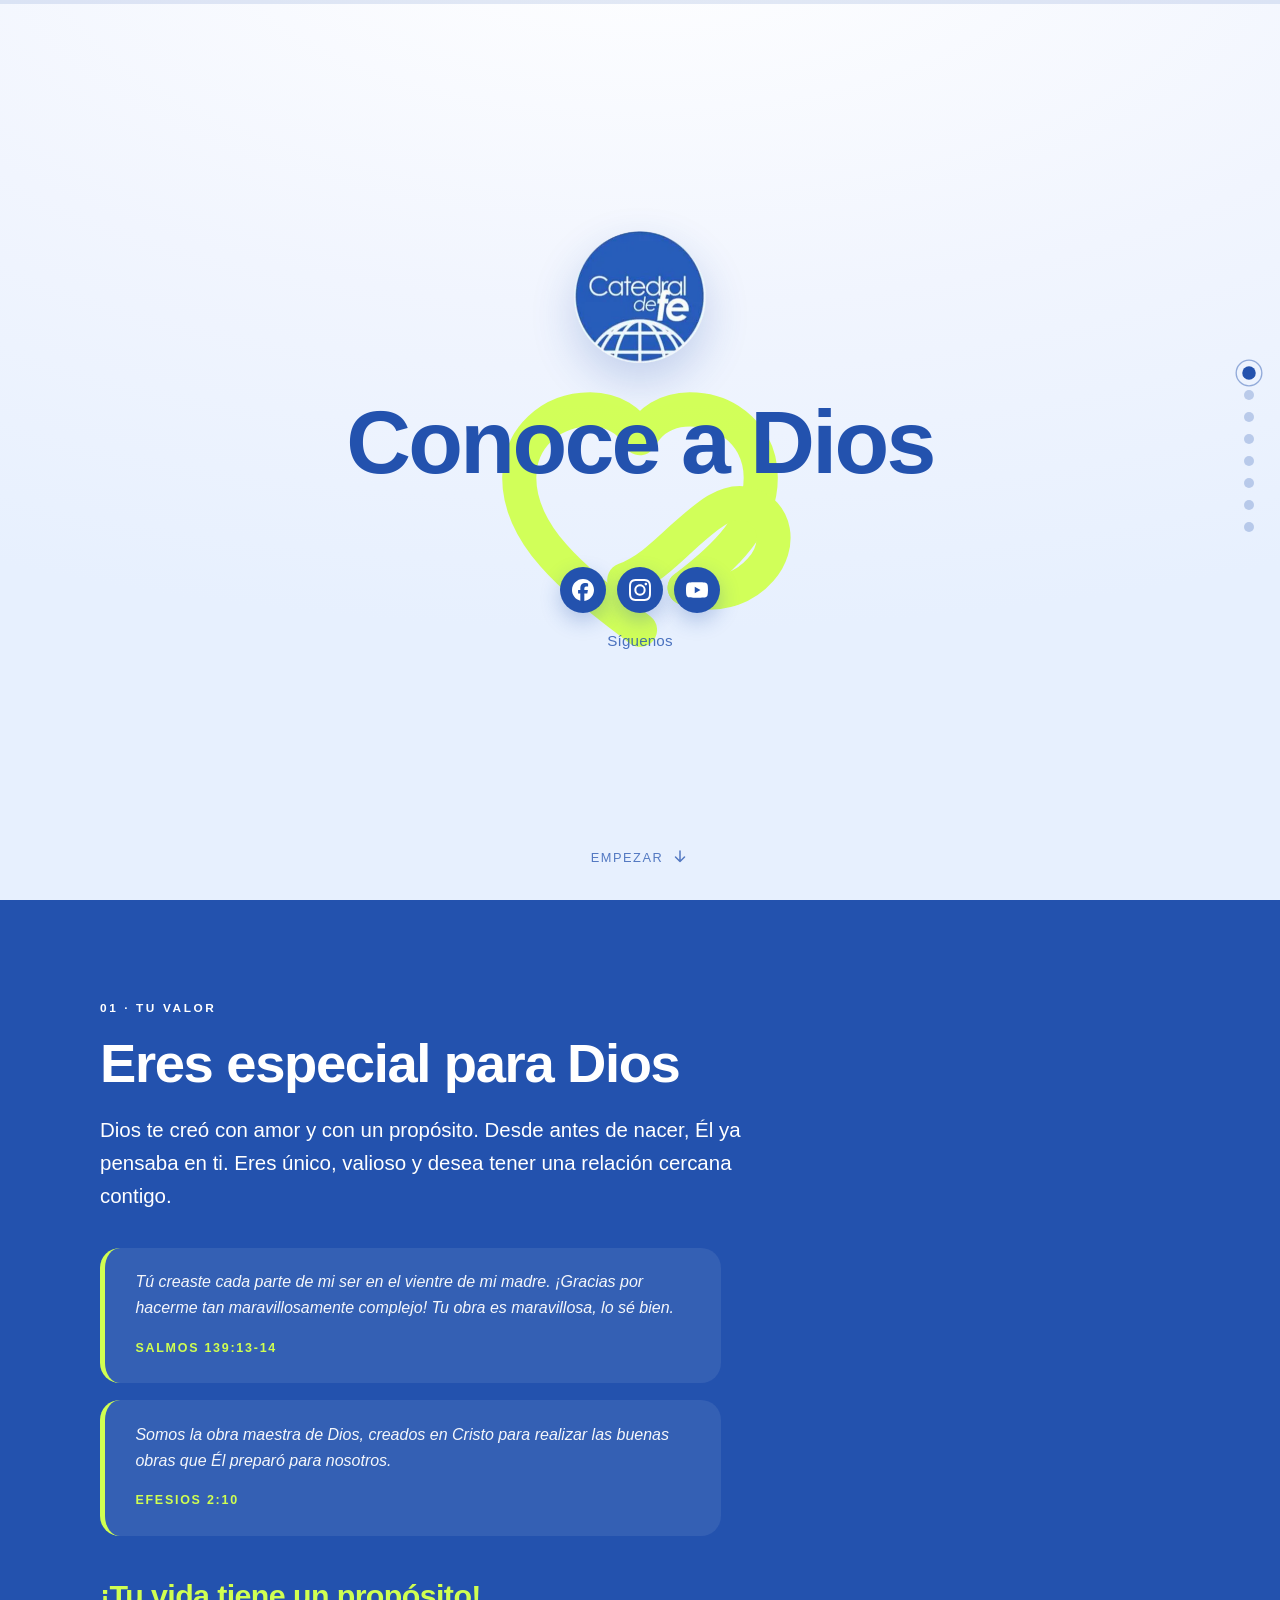
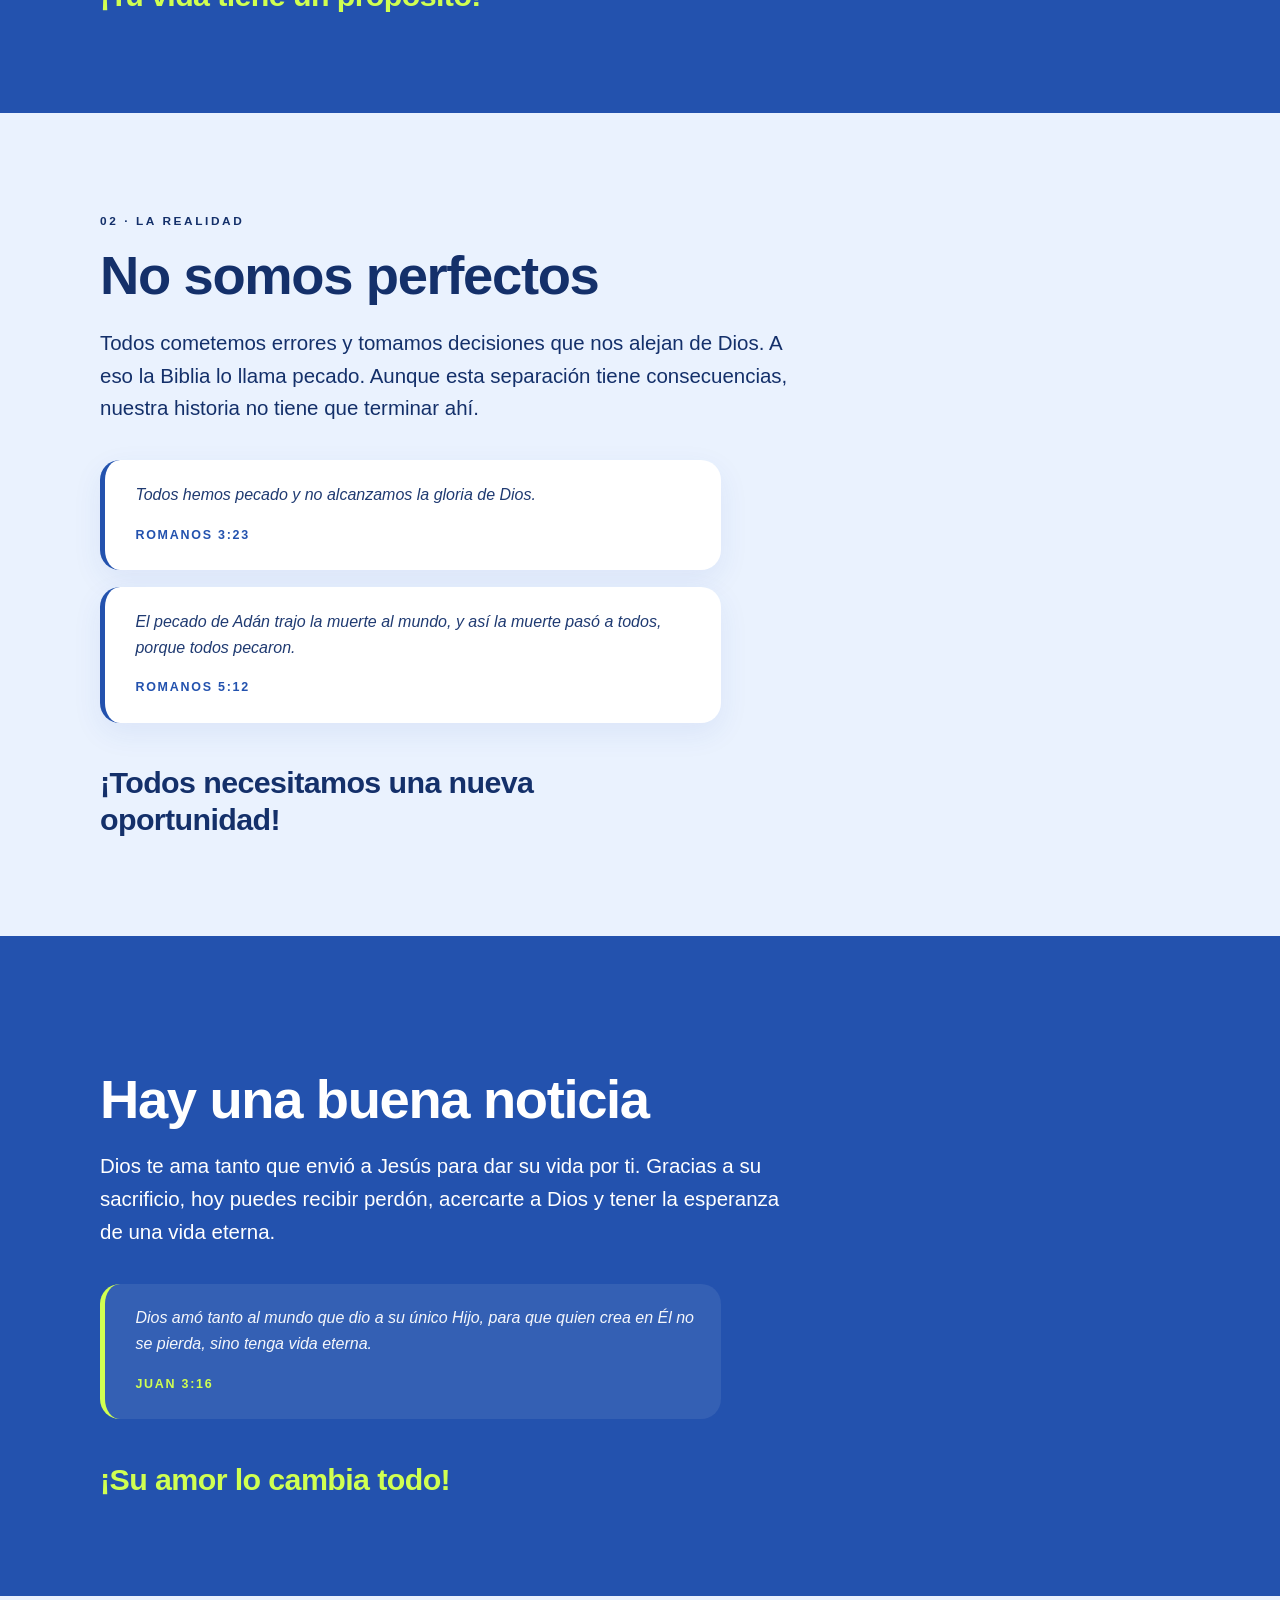
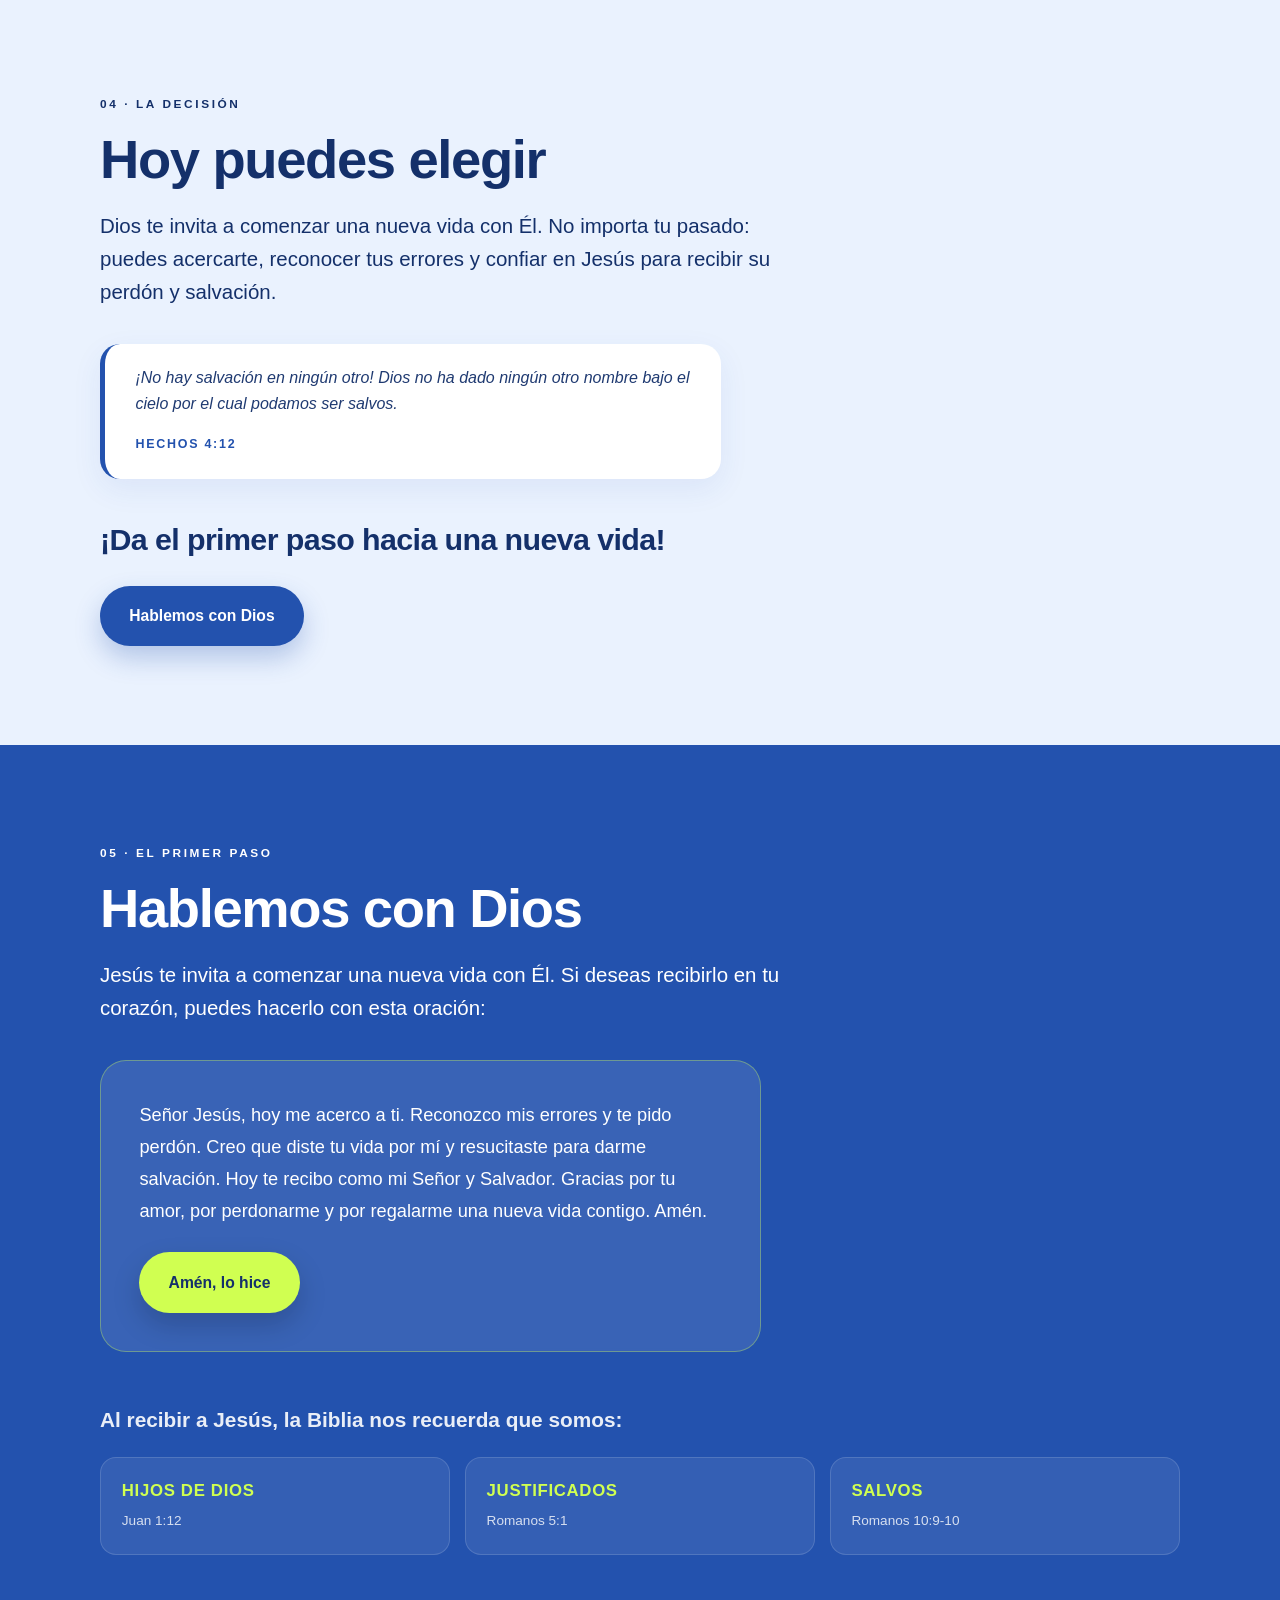
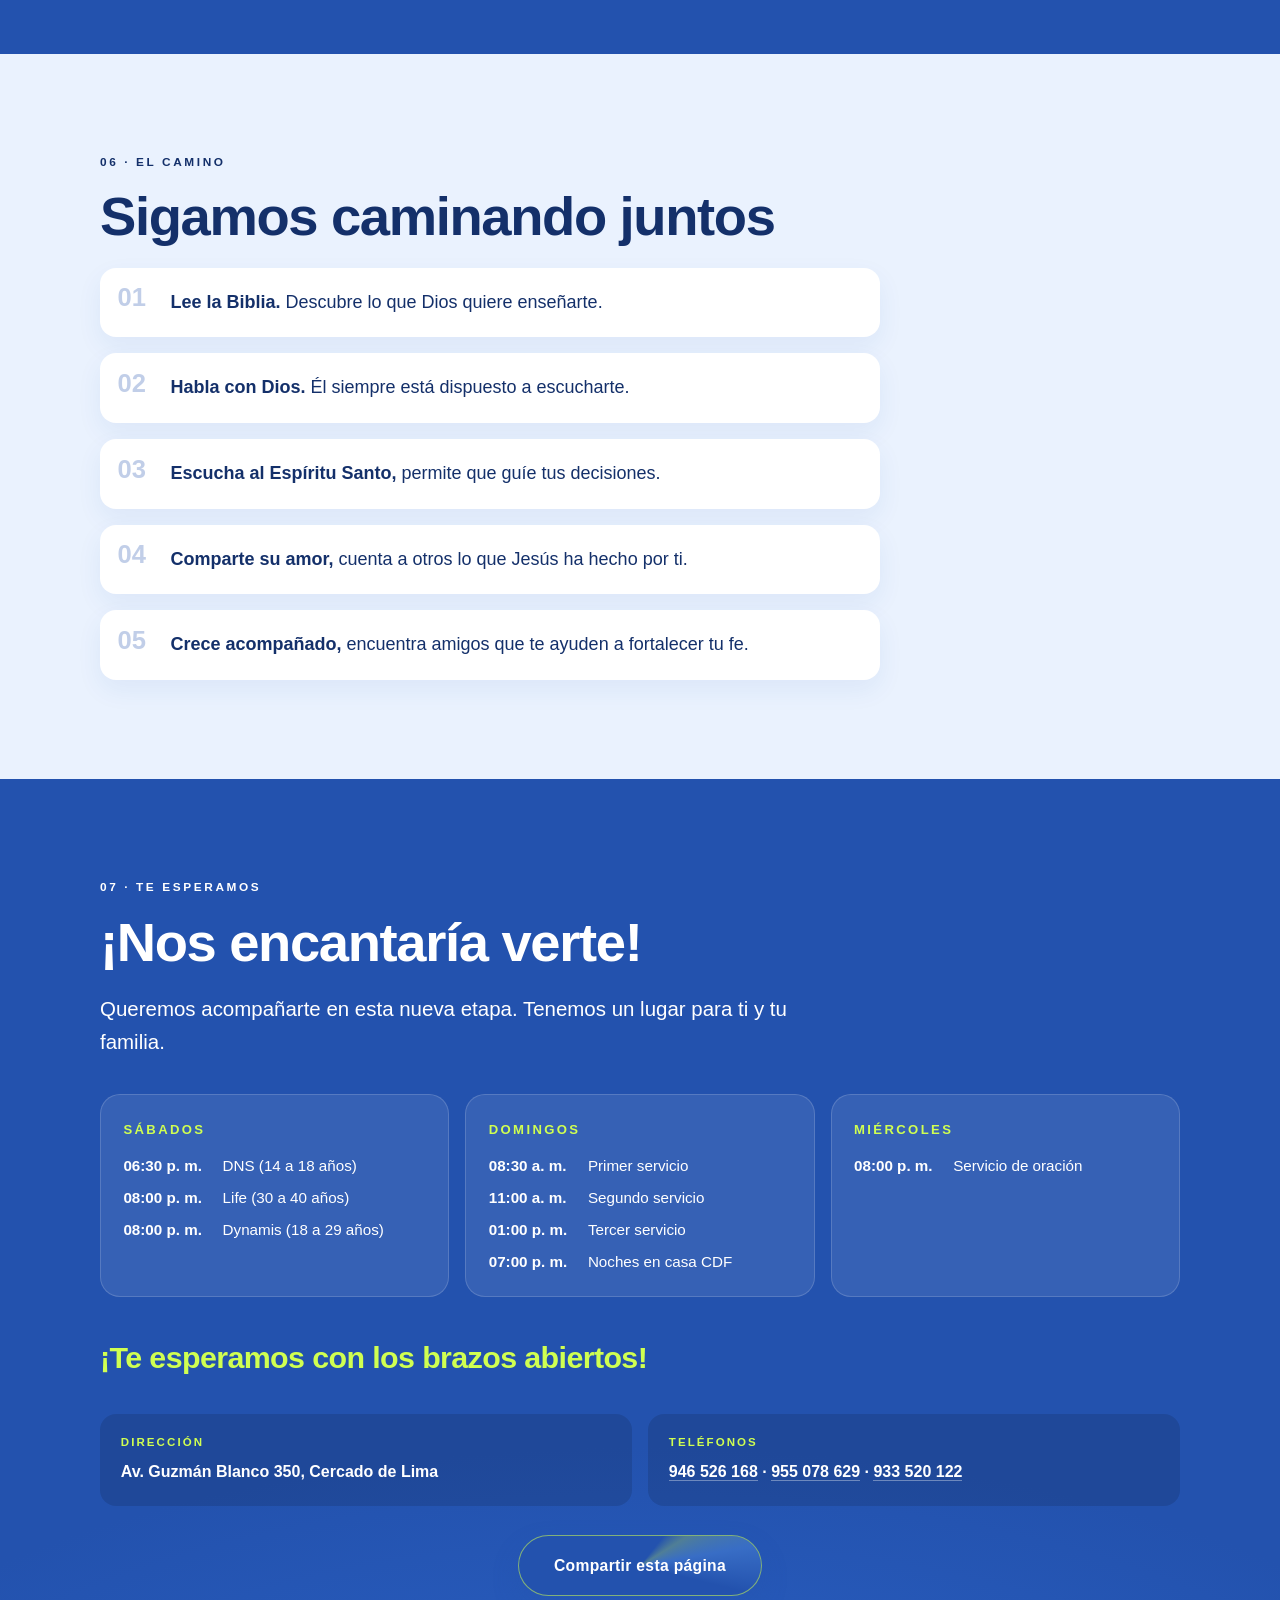
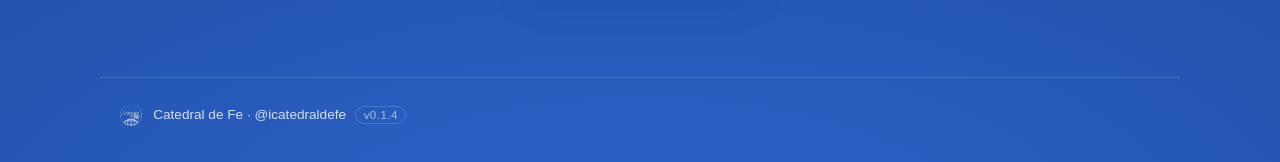
<file: index.html>
<!DOCTYPE html>
<html lang="es">
<head>
<meta charset="utf-8">
<meta name="viewport" content="width=device-width, initial-scale=1, viewport-fit=cover">
<title>Conoce a Dios — Catedral de Fe</title>
<meta name="description" content="Un camino corto y claro para conocer a Dios: quién eres para Él, la buena noticia de Jesús, una oración para empezar y una iglesia donde te esperan con los brazos abiertos.">
<meta name="theme-color" content="#2352AE">
<meta name="version" content="0.1.4">
<link rel="icon" href="assets/favicon-32.png" sizes="32x32">
<link rel="apple-touch-icon" href="assets/apple-touch-icon.png">
<link rel="canonical" href="https://leonnnc.github.io/conoceaDios/">
<meta property="og:type" content="website">
<meta property="og:site_name" content="Catedral de Fe">
<meta property="og:locale" content="es_PE">
<meta property="og:url" content="https://leonnnc.github.io/conoceaDios/">
<meta property="og:title" content="Conoce a Dios — Catedral de Fe">
<meta property="og:description" content="Eres especial para Dios, hay una buena noticia y hoy puedes elegir. Un camino de 7 pasos para conocerlo.">
<meta property="og:image" content="https://leonnnc.github.io/conoceaDios/assets/og-cover.png">
<meta property="og:image:type" content="image/png">
<meta property="og:image:width" content="1200">
<meta property="og:image:height" content="630">
<meta property="og:image:alt" content="Conoce a Dios — Catedral de Fe: un camino de 7 pasos">
<meta name="twitter:card" content="summary_large_image">
<meta name="twitter:title" content="Conoce a Dios — Catedral de Fe">
<meta name="twitter:description" content="Eres especial para Dios, hay una buena noticia y hoy puedes elegir. Un camino de 7 pasos para conocerlo.">
<meta name="twitter:image" content="https://leonnnc.github.io/conoceaDios/assets/og-cover.png">
<link rel="stylesheet" href="styles.css">
</head>
<body>

<a class="skip" href="#contenido">Ir al contenido</a>
<div class="progress" aria-hidden="true"><span id="progressBar"></span></div>

<header class="hero" id="inicio">
  <div class="hero-inner">
    <img class="hero-logo" src="assets/logo.png" alt="Catedral de Fe" width="120" height="120">

    <svg class="hero-heart" viewBox="0 0 320 260" aria-hidden="true" focusable="false">
      <path d="M160 214c-38-30-92-66-92-116 0-30 24-52 54-52 18 0 31 9 38 22 7-13 20-22 38-22 30 0 54 22 54 52 0 34-26 60-58 84"
            fill="none" stroke="#D0FF51" stroke-width="26" stroke-linecap="round" stroke-linejoin="round"/>
      <path d="M194 182c22 8 44 2 58-14 16-18 12-44-10-50-16-4-30 8-50 26-16 15-28 26-44 32"
            fill="none" stroke="#D0FF51" stroke-width="26" stroke-linecap="round"/>
    </svg>

    <h1 class="hero-title">Conoce a Dios</h1>

    <ul class="social" aria-label="Redes de Catedral de Fe">
      <li><a class="social-btn" href="https://www.facebook.com/icatedraldefe/" target="_blank" rel="noopener noreferrer" aria-label="Facebook: Catedral de Fe">
        <svg viewBox="0 0 24 24" aria-hidden="true" focusable="false"><path d="M9.101 23.691v-7.98H6.627v-3.667h2.474v-1.58c0-4.085 1.848-5.978 5.858-5.978.401 0 .955.042 1.468.103a8.68 8.68 0 0 1 1.141.195v3.325a8.623 8.623 0 0 0-.653-.036 26.805 26.805 0 0 0-.733-.009c-.707 0-1.259.096-1.675.309a1.686 1.686 0 0 0-.679.622c-.258.42-.374.995-.374 1.752v1.297h3.919l-.386 2.103-.287 1.564h-3.246v8.245C19.396 23.238 24 18.179 24 12.044c0-6.627-5.373-12-12-12s-12 5.373-12 12c0 5.628 3.874 10.35 9.101 11.647Z"/></svg>
      </a></li>
      <li><a class="social-btn" href="https://www.instagram.com/icatedraldefe/" target="_blank" rel="noopener noreferrer" aria-label="Instagram: Catedral de Fe">
        <svg viewBox="0 0 24 24" aria-hidden="true" focusable="false"><path d="M7.0301.084c-1.2768.0602-2.1487.264-2.911.5634-.7888.3075-1.4575.72-2.1228 1.3877-.6652.6677-1.075 1.3368-1.3802 2.127-.2954.7638-.4956 1.6365-.552 2.914-.0564 1.2775-.0689 1.6882-.0626 4.947.0062 3.2586.0206 3.6671.0825 4.9473.061 1.2765.264 2.1482.5635 2.9107.308.7889.72 1.4573 1.388 2.1228.6679.6655 1.3365 1.0743 2.1285 1.38.7632.295 1.6361.4961 2.9134.552 1.2773.056 1.6884.069 4.9462.0627 3.2578-.0062 3.668-.0207 4.9478-.0814 1.28-.0607 2.147-.2652 2.9098-.5633.7889-.3086 1.4578-.72 2.1228-1.3881.665-.6682 1.0745-1.3378 1.3795-2.1284.2957-.7632.4966-1.636.552-2.9124.056-1.2809.0692-1.6898.063-4.948-.0063-3.2583-.021-3.6668-.0817-4.9465-.0607-1.2797-.264-2.1487-.5633-2.9117-.3084-.7889-.72-1.4568-1.3876-2.1228C21.2982 1.33 20.628.9208 19.8378.6165 19.074.321 18.2017.1197 16.9244.0645 15.6471.0093 15.236-.005 11.977.0014 8.718.0076 8.31.0215 7.0301.0839m.1402 21.6932c-1.17-.0509-1.8053-.2453-2.2287-.408-.5606-.216-.96-.4771-1.3819-.895-.422-.4178-.6811-.8186-.9-1.378-.1644-.4234-.3624-1.058-.4171-2.228-.0595-1.2645-.072-1.6442-.079-4.848-.007-3.2037.0053-3.583.0607-4.848.05-1.169.2456-1.805.408-2.2282.216-.5613.4762-.96.895-1.3816.4188-.4217.8184-.6814 1.3783-.9003.423-.1651 1.0575-.3614 2.227-.4171 1.2655-.06 1.6447-.072 4.848-.079 3.2033-.007 3.5835.005 4.8495.0608 1.169.0508 1.8053.2445 2.228.408.5608.216.96.4754 1.3816.895.4217.4194.6816.8176.9005 1.3787.1653.4217.3617 1.056.4169 2.2263.0602 1.2655.0739 1.645.0796 4.848.0058 3.203-.0055 3.5834-.061 4.848-.051 1.17-.245 1.8055-.408 2.2294-.216.5604-.4763.96-.8954 1.3814-.419.4215-.8181.6811-1.3783.9-.4224.1649-1.0577.3617-2.2262.4174-1.2656.0595-1.6448.072-4.8493.079-3.2045.007-3.5825-.006-4.848-.0608M16.953 5.5864A1.44 1.44 0 1 0 18.39 4.144a1.44 1.44 0 0 0-1.437 1.4424M5.8385 12.012c.0067 3.4032 2.7706 6.1557 6.173 6.1493 3.4026-.0065 6.157-2.7701 6.1506-6.1733-.0065-3.4032-2.771-6.1565-6.174-6.1498-3.403.0067-6.156 2.771-6.1496 6.1738M8 12.0077a4 4 0 1 1 4.008 3.9921A3.9996 3.9996 0 0 1 8 12.0077"/></svg>
      </a></li>
      <li><a class="social-btn" href="https://www.youtube.com/@CatedraldeFeCDF" target="_blank" rel="noopener noreferrer" aria-label="YouTube: Catedral de Fe">
        <svg viewBox="0 0 24 24" aria-hidden="true" focusable="false"><path d="M23.498 6.186a3.016 3.016 0 0 0-2.122-2.136C19.505 3.545 12 3.545 12 3.545s-7.505 0-9.377.505A3.017 3.017 0 0 0 .502 6.186C0 8.07 0 12 0 12s0 3.93.502 5.814a3.016 3.016 0 0 0 2.122 2.136c1.871.505 9.376.505 9.376.505s7.505 0 9.377-.505a3.015 3.015 0 0 0 2.122-2.136C24 15.93 24 12 24 12s0-3.93-.502-5.814zM9.545 15.568V8.432L15.818 12l-6.273 3.568z"/></svg>
      </a></li>
    </ul>
    <p class="social-handle">Síguenos</p>
  </div>
  <a class="scroll-cue" href="#especial" aria-label="Comenzar a leer">
    <span>Empezar</span>
    <svg viewBox="0 0 24 24" aria-hidden="true"><path d="M12 4v14m0 0l-6-6m6 6l6-6" fill="none" stroke="currentColor" stroke-width="2" stroke-linecap="round" stroke-linejoin="round"/></svg>
  </a>
</header>

<main id="contenido">

  <section class="sec sec--blue" id="especial">
    <div class="sec-inner">
      <p class="kicker">01 · Tu valor</p>
      <h2>Eres especial para Dios</h2>
      <p class="lead">Dios te creó con amor y con un propósito. Desde antes de nacer, Él ya pensaba en ti. Eres único, valioso y desea tener una relación cercana contigo.</p>

      <blockquote class="verse">
        <p>Tú creaste cada parte de mi ser en el vientre de mi madre. ¡Gracias por hacerme tan maravillosamente complejo! Tu obra es maravillosa, lo sé bien.</p>
        <cite>Salmos 139:13-14</cite>
      </blockquote>

      <blockquote class="verse">
        <p>Somos la obra maestra de Dios, creados en Cristo para realizar las buenas obras que Él preparó para nosotros.</p>
        <cite>Efesios 2:10</cite>
      </blockquote>

      <p class="closing">¡Tu vida tiene un propósito!</p>
    </div>
  </section>

  <section class="sec sec--light" id="imperfectos">
    <div class="sec-inner">
      <p class="kicker">02 · La realidad</p>
      <h2>No somos perfectos</h2>
      <p class="lead">Todos cometemos errores y tomamos decisiones que nos alejan de Dios. A eso la Biblia lo llama pecado. Aunque esta separación tiene consecuencias, nuestra historia no tiene que terminar ahí.</p>

      <blockquote class="verse">
        <p>Todos hemos pecado y no alcanzamos la gloria de Dios.</p>
        <cite>Romanos 3:23</cite>
      </blockquote>

      <blockquote class="verse">
        <p>El pecado de Adán trajo la muerte al mundo, y así la muerte pasó a todos, porque todos pecaron.</p>
        <cite>Romanos 5:12</cite>
      </blockquote>

      <p class="closing">¡Todos necesitamos una nueva oportunidad!</p>
    </div>
  </section>

  <section class="sec sec--blue" id="buena-noticia">
    <div class="sec-inner">
      <p class="kicker">03 · El regalo</p>
      <h2>Hay una buena noticia</h2>
      <p class="lead">Dios te ama tanto que envió a Jesús para dar su vida por ti. Gracias a su sacrificio, hoy puedes recibir perdón, acercarte a Dios y tener la esperanza de una vida eterna.</p>

      <blockquote class="verse">
        <p>Dios amó tanto al mundo que dio a su único Hijo, para que quien crea en Él no se pierda, sino tenga vida eterna.</p>
        <cite>Juan 3:16</cite>
      </blockquote>

      <p class="closing">¡Su amor lo cambia todo!</p>
    </div>
  </section>

  <section class="sec sec--light" id="elegir">
    <div class="sec-inner">
      <p class="kicker">04 · La decisión</p>
      <h2>Hoy puedes elegir</h2>
      <p class="lead">Dios te invita a comenzar una nueva vida con Él. No importa tu pasado: puedes acercarte, reconocer tus errores y confiar en Jesús para recibir su perdón y salvación.</p>

      <blockquote class="verse">
        <p>¡No hay salvación en ningún otro! Dios no ha dado ningún otro nombre bajo el cielo por el cual podamos ser salvos.</p>
        <cite>Hechos 4:12</cite>
      </blockquote>

      <p class="closing">¡Da el primer paso hacia una nueva vida!</p>
      <p class="cta-row"><a class="btn" href="#oracion">Hablemos con Dios</a></p>
    </div>
  </section>

  <section class="sec sec--blue" id="oracion">
    <div class="sec-inner">
      <p class="kicker">05 · El primer paso</p>
      <h2>Hablemos con Dios</h2>
      <p class="lead">Jesús te invita a comenzar una nueva vida con Él. Si deseas recibirlo en tu corazón, puedes hacerlo con esta oración:</p>

      <div class="prayer">
        <p>Señor Jesús, hoy me acerco a ti. Reconozco mis errores y te pido perdón. Creo que diste tu vida por mí y resucitaste para darme salvación. Hoy te recibo como mi Señor y Salvador. Gracias por tu amor, por perdonarme y por regalarme una nueva vida contigo. Amén.</p>
        <button class="btn btn--lime" id="amenBtn" type="button" aria-expanded="false" aria-controls="amenMsg">Amén, lo hice</button>
      </div>

      <div class="amen-msg" id="amenMsg" hidden>
        <p class="amen-title">Bienvenido a la familia.</p>
        <p>Si hiciste esta oración con fe, la Biblia dice que hoy empieza algo nuevo: fuiste recibido como hijo de Dios. No caminas solo — <a class="inline-link" href="#comunidad">te esperamos este fin de semana</a>.</p>
      </div>

      <h3 class="sub">Al recibir a Jesús, la Biblia nos recuerda que somos:</h3>
      <ul class="identity">
        <li><strong>Hijos de Dios</strong><span>Juan 1:12</span></li>
        <li><strong>Justificados</strong><span>Romanos 5:1</span></li>
        <li><strong>Salvos</strong><span>Romanos 10:9-10</span></li>
      </ul>
    </div>
  </section>

  <section class="sec sec--light" id="seguir">
    <div class="sec-inner">
      <p class="kicker">06 · El camino</p>
      <h2>Sigamos caminando juntos</h2>

      <ol class="steps">
        <li><strong>Lee la Biblia.</strong> Descubre lo que Dios quiere enseñarte.</li>
        <li><strong>Habla con Dios.</strong> Él siempre está dispuesto a escucharte.</li>
        <li><strong>Escucha al Espíritu Santo,</strong> permite que guíe tus decisiones.</li>
        <li><strong>Comparte su amor,</strong> cuenta a otros lo que Jesús ha hecho por ti.</li>
        <li><strong>Crece acompañado,</strong> encuentra amigos que te ayuden a fortalecer tu fe.</li>
      </ol>
    </div>
  </section>

  <section class="sec sec--blue sec--last" id="comunidad">
    <div class="sec-inner">
      <p class="kicker">07 · Te esperamos</p>
      <h2>¡Nos encantaría verte!</h2>
      <p class="lead">Queremos acompañarte en esta nueva etapa. Tenemos un lugar para ti y tu familia.</p>

      <div class="schedules">
        <article class="card">
          <h3>Sábados</h3>
          <ul>
            <li><span>06:30 p. m.</span>DNS (14 a 18 años)</li>
            <li><span>08:00 p. m.</span>Life (30 a 40 años)</li>
            <li><span>08:00 p. m.</span>Dynamis (18 a 29 años)</li>
          </ul>
        </article>
        <article class="card">
          <h3>Domingos</h3>
          <ul>
            <li><span>08:30 a. m.</span>Primer servicio</li>
            <li><span>11:00 a. m.</span>Segundo servicio</li>
            <li><span>01:00 p. m.</span>Tercer servicio</li>
            <li><span>07:00 p. m.</span>Noches en casa CDF</li>
          </ul>
        </article>
        <article class="card">
          <h3>Miércoles</h3>
          <ul>
            <li><span>08:00 p. m.</span>Servicio de oración</li>
          </ul>
        </article>
      </div>

      <p class="closing">¡Te esperamos con los brazos abiertos!</p>

      <div class="visit">
        <div class="visit-item visit-item--static">
          <span class="visit-label">Dirección</span>
          <span class="visit-value">Av. Guzmán Blanco 350, Cercado de Lima</span>
        </div>
        <div class="visit-item visit-item--static">
          <span class="visit-label">Teléfonos</span>
          <span class="visit-value">
            <a href="tel:+51946526168">946 526 168</a> ·
            <a href="tel:+51955078629">955 078 629</a> ·
            <a href="tel:+51933520122">933 520 122</a>
          </span>
        </div>
      </div>

      <p class="cta-row cta-row--center"><button class="btn btn--future" id="shareBtn" type="button" aria-haspopup="dialog">Compartir esta página</button></p>
    </div>

    <footer class="foot">
      <img src="assets/favicon-32.png" alt="" width="22" height="22">
      <p>Catedral de Fe · @icatedraldefe <span class="ver">v0.1.4</span></p>
    </footer>
  </section>

</main>

<nav class="dots" aria-label="Secciones">
  <a href="#inicio" data-dot="inicio" aria-label="Inicio"></a>
  <a href="#especial" data-dot="especial" aria-label="Eres especial para Dios"></a>
  <a href="#imperfectos" data-dot="imperfectos" aria-label="No somos perfectos"></a>
  <a href="#buena-noticia" data-dot="buena-noticia" aria-label="Hay una buena noticia"></a>
  <a href="#elegir" data-dot="elegir" aria-label="Hoy puedes elegir"></a>
  <a href="#oracion" data-dot="oracion" aria-label="Hablemos con Dios"></a>
  <a href="#seguir" data-dot="seguir" aria-label="Sigamos caminando juntos"></a>
  <a href="#comunidad" data-dot="comunidad" aria-label="Nos encantaría verte"></a>
</nav>

<div class="modal" id="shareModal" role="dialog" aria-modal="true" aria-labelledby="shareTitle" hidden>
  <div class="modal-box">
    <button class="modal-close" id="closeShare" type="button" aria-label="Cerrar">&times;</button>
    <h2 id="shareTitle">Comparte esta página</h2>
    <p class="modal-sub">Escanea el código o envía el enlace a alguien que necesite leer esto hoy.</p>
    <div class="qr" id="qrBox"></div>
    <div class="modal-actions">
      <button class="btn btn--ghost" id="copyBtn" type="button">Copiar enlace</button>
      <button class="btn btn--lime" id="nativeBtn" type="button" hidden>Compartir</button>
    </div>
    <p class="modal-url" id="shareUrl"></p>
  </div>
</div>

<script src="assets/vendor/qrcode.js"></script>
<script src="app.js"></script>
</body>
</html>
</file>
<file: styles.css>
/* ============================================================
   Conoce a Dios — Catedral de Fe
   Paleta extraída del arte original:
   azul #2352AE · lima #D0FF51 · fondo #F1F5FE
   ============================================================ */

:root {
  --blue: #2352AE;
  --blue-deep: #1A3F87;
  --blue-ink: #14306A;
  --lime: #D0FF51;
  --bg: #F1F5FE;
  --bg-alt: #EAF2FE;
  --white: #FFFFFF;
  --radius: 20px;
  --maxw: 1080px;
  --ease: cubic-bezier(.22, .8, .3, 1);
  --font: -apple-system, BlinkMacSystemFont, "Segoe UI", "Helvetica Neue", Roboto, Arial, sans-serif;
}

* { box-sizing: border-box; }

html {
  scroll-behavior: smooth;
  -webkit-text-size-adjust: 100%;
}

body {
  margin: 0;
  font-family: var(--font);
  background: var(--bg);
  color: var(--blue-ink);
  line-height: 1.65;
  font-size: clamp(16px, 1.05vw + 12px, 18px);
  -webkit-font-smoothing: antialiased;
  overflow-x: hidden;
  overflow-x: clip; /* evita que Safari cree un contenedor de scroll extra */
}

img { max-width: 100%; display: block; }

a { color: inherit; }

.skip {
  position: absolute;
  left: -9999px;
  top: 0;
  background: var(--lime);
  color: var(--blue-ink);
  padding: .8rem 1.2rem;
  z-index: 100;
  border-radius: 0 0 12px 0;
  font-weight: 700;
}
.skip:focus { left: 0; }

:focus-visible {
  outline: 3px solid var(--lime);
  outline-offset: 3px;
}

/* ---------- barra de progreso ---------- */
.progress {
  position: fixed;
  inset: 0 0 auto 0;
  height: 4px;
  background: rgba(35, 82, 174, .12);
  z-index: 60;
}
.progress span {
  display: block;
  height: 100%;
  width: 0;
  background: var(--lime);
  box-shadow: 0 0 12px rgba(208, 255, 81, .8);
  transition: width .12s linear;
}

/* ---------- hero ---------- */
.hero {
  position: relative;
  min-height: 100svh;
  display: flex;
  flex-direction: column;
  align-items: center;
  justify-content: center;
  padding: clamp(2.5rem, 8vh, 5rem) 1.25rem 5.5rem;
  background:
    radial-gradient(120% 80% at 50% -10%, #FFFFFF 0%, var(--bg) 55%, #E7F0FE 100%);
  overflow: hidden;
  text-align: center;
}

.hero-inner {
  position: relative;
  max-width: 720px;
  width: 100%;
  display: flex;
  flex-direction: column;
  align-items: center;
  animation: rise .9s var(--ease) both;
}

.hero-logo {
  width: clamp(96px, 22vw, 132px);
  height: auto;
  border-radius: 50%;
  box-shadow: 0 18px 44px rgba(35, 82, 174, .22);
  margin-bottom: clamp(1.5rem, 4vh, 2.5rem);
}

.hero-heart {
  position: absolute;
  top: 28%;
  width: min(90%, 420px);
  opacity: .95;
  pointer-events: none;
  z-index: 0;
}

.hero-title {
  position: relative;
  z-index: 1;
  margin: 0;
  font-size: clamp(2.9rem, 11vw, 5.6rem);
  font-weight: 800;
  letter-spacing: -.03em;
  line-height: .98;
  color: var(--blue);
  text-balance: balance;
}

.social {
  position: relative;
  z-index: 1;
  display: flex;
  gap: .7rem;
  list-style: none;
  padding: 0;
  margin: clamp(3.2rem, 10vh, 5rem) 0 .9rem;
}

.social-btn {
  display: grid;
  place-items: center;
  width: 46px;
  height: 46px;
  border-radius: 50%;
  background: var(--blue);
  box-shadow: 0 8px 20px rgba(35, 82, 174, .28);
}
.social-btn svg {
  width: 22px;
  height: 22px;
  fill: var(--white);
}

a.social-btn {
  text-decoration: none;
  -webkit-tap-highlight-color: transparent;
  transition: transform .25s var(--ease), box-shadow .25s var(--ease), background-color .25s var(--ease);
}
a.social-btn:hover,
a.social-btn:focus-visible {
  background: var(--blue-deep);
  transform: translateY(-3px);
  box-shadow: 0 12px 24px rgba(35, 82, 174, .38);
}
a.social-btn:active { transform: translateY(-1px); }
a.social-btn:focus-visible { outline: 3px solid var(--lime); outline-offset: 3px; }

@media (prefers-reduced-motion: reduce) {
  a.social-btn { transition: none; }
  a.social-btn:hover,
  a.social-btn:focus-visible { transform: none; }
}

.social-handle {
  position: relative;
  z-index: 1;
  margin: 0;
  font-size: .95rem;
  letter-spacing: .01em;
  color: var(--blue);
  opacity: .8;
}

.scroll-cue {
  position: absolute;
  bottom: clamp(1rem, 4vh, 2rem);
  display: inline-flex;
  align-items: center;
  gap: .5rem;
  font-size: .8rem;
  letter-spacing: .12em;
  text-transform: uppercase;
  text-decoration: none;
  color: var(--blue);
  opacity: .75;
}
.scroll-cue svg {
  width: 18px;
  height: 18px;
  animation: bob 2s ease-in-out infinite;
}
.scroll-cue:hover { opacity: 1; }

/* ---------- secciones ---------- */
.sec {
  position: relative;
  padding: clamp(4rem, 11vh, 7rem) 1.25rem;
  scroll-margin-top: 0;
}

.sec-inner {
  max-width: var(--maxw);
  margin: 0 auto;
}

.sec--blue {
  background: var(--blue);
  color: var(--white);
}
.sec--light {
  background: var(--bg);
  color: var(--blue-ink);
}
.sec--light:nth-of-type(even) {
  background: var(--bg-alt);
}

.sec--last {
  padding-bottom: 0;
  background:
    radial-gradient(120% 70% at 50% 110%, #2C63C8 0%, var(--blue) 60%);
}

.kicker {
  margin: 0 0 1rem;
  font-size: .74rem;
  font-weight: 700;
  letter-spacing: .22em;
  text-transform: uppercase;
  opacity: .65;
}

.sec h2 {
  margin: 0 0 1.4rem;
  font-size: clamp(2rem, 6.4vw, 3.4rem);
  font-weight: 800;
  line-height: 1.05;
  letter-spacing: -.025em;
  text-wrap: balance;
}

.sec h3.sub {
  margin: 3.2rem 0 1.2rem;
  font-size: clamp(1.05rem, 2.6vw, 1.3rem);
  font-weight: 700;
  opacity: .9;
}

.lead {
  margin: 0 0 2.2rem;
  max-width: 62ch;
  font-size: clamp(1.05rem, 2.4vw, 1.28rem);
  line-height: 1.6;
  opacity: .92;
}

/* ---------- versículos ---------- */
.verse {
  position: relative;
  margin: 0 0 1.1rem;
  padding: 1.35rem 1.5rem 1.35rem 1.9rem;
  border-radius: var(--radius);
  background: rgba(255, 255, 255, .08);
  border-left: 5px solid var(--lime);
  max-width: 62ch;
  transition: transform .4s var(--ease), background .3s ease;
}
.sec--light .verse {
  background: #FFFFFF;
  border-left-color: var(--blue);
  box-shadow: 0 10px 30px rgba(35, 82, 174, .08);
}
.verse:hover { transform: translateY(-3px); }

.verse p {
  margin: 0 0 .7rem;
  font-size: 1rem;
  line-height: 1.6;
  font-style: italic;
  opacity: .95;
}

.verse cite {
  font-style: normal;
  font-size: .78rem;
  font-weight: 700;
  letter-spacing: .14em;
  text-transform: uppercase;
  color: var(--lime);
}
.sec--light .verse cite { color: var(--blue); }

/* ---------- remate ---------- */
.closing {
  margin: 2.6rem 0 0;
  font-size: clamp(1.3rem, 3.6vw, 1.9rem);
  font-weight: 800;
  letter-spacing: -.02em;
  line-height: 1.2;
  max-width: 34ch;
}
.sec--blue .closing { color: var(--lime); }

/* ---------- botones ---------- */
.cta-row { margin: 1.8rem 0 0; }
.cta-row--center {
  display: flex;
  justify-content: center;
  align-items: center;
}

.btn {
  display: inline-flex;
  align-items: center;
  justify-content: center;
  gap: .55rem;
  padding: .95rem 1.7rem;
  border-radius: 999px;
  border: 2px solid transparent;
  font: inherit;
  font-weight: 700;
  font-size: .98rem;
  text-decoration: none;
  cursor: pointer;
  transition: transform .25s var(--ease), box-shadow .25s ease, background .25s ease, color .25s ease;
}
.btn:hover { transform: translateY(-2px); }
.btn:active { transform: translateY(0); }

.btn--lime {
  background: var(--lime);
  color: var(--blue-ink);
  box-shadow: 0 12px 28px rgba(0, 0, 0, .18);
}
.btn--lime:hover { box-shadow: 0 16px 34px rgba(0, 0, 0, .24); }

.cta-row .btn {
  background: var(--blue);
  color: var(--white);
  box-shadow: 0 12px 26px rgba(35, 82, 174, .28);
}
.sec--light .cta-row .btn {
  background: var(--blue);
  color: var(--white);
}

.btn--ghost {
  background: transparent;
  border-color: rgba(35, 82, 174, .3);
  color: var(--blue);
}
.btn--ghost:hover { background: rgba(35, 82, 174, .07); }

/* ---------- botón futurista (compartir) ---------- */
.btn--future {
  position: relative;
  isolation: isolate;
  overflow: hidden;
  padding: 1.05rem 2.2rem;
  background: linear-gradient(145deg, #1B4494 0%, #2A5FC4 48%, #193E88 100%);
  color: #FFFFFF;
  border: 1px solid rgba(208, 255, 81, .55);
  letter-spacing: .02em;
  box-shadow:
    0 0 0 1px rgba(208, 255, 81, .18),
    0 10px 34px rgba(8, 24, 58, .45),
    0 0 26px rgba(208, 255, 81, .28);
  animation: futureGlow 3.6s ease-in-out infinite;
}

/* halo cónico girando por detrás */
.btn--future::before {
  content: "";
  position: absolute;
  inset: -120%;
  z-index: -1;
  background: conic-gradient(
    from 0deg,
    transparent 0deg 38deg,
    rgba(208, 255, 81, .30) 58deg,
    rgba(108, 176, 255, .34) 80deg,
    transparent 104deg 360deg
  );
  opacity: .85;
  animation: futureSpin 7s linear infinite;
}

/* barrido de luz */
.btn--future::after {
  content: "";
  position: absolute;
  top: -20%;
  left: -60%;
  width: 45%;
  height: 140%;
  background: linear-gradient(
    100deg,
    transparent 0%,
    rgba(255, 255, 255, .5) 50%,
    transparent 100%
  );
  transform: skewX(-18deg);
  animation: futureSweep 3.8s ease-in-out infinite;
}

.btn--future:hover {
  transform: translateY(-3px);
  box-shadow:
    0 0 0 1px rgba(208, 255, 81, .45),
    0 16px 42px rgba(8, 24, 58, .5),
    0 0 40px rgba(208, 255, 81, .45);
}

.btn--future:active { transform: translateY(-1px); }

@keyframes futureSpin {
  to { transform: rotate(360deg); }
}
@keyframes futureSweep {
  0% { left: -60%; opacity: 0; }
  18% { opacity: 1; }
  55% { left: 120%; opacity: .9; }
  100% { left: 120%; opacity: 0; }
}
@keyframes futureGlow {
  0%, 100% {
    box-shadow:
      0 0 0 1px rgba(208, 255, 81, .18),
      0 10px 34px rgba(8, 24, 58, .45),
      0 0 22px rgba(208, 255, 81, .22);
  }
  50% {
    box-shadow:
      0 0 0 1px rgba(208, 255, 81, .35),
      0 10px 34px rgba(8, 24, 58, .5),
      0 0 38px rgba(208, 255, 81, .42);
  }
}

.inline-link {
  color: var(--lime);
  font-weight: 700;
  text-underline-offset: 3px;
}

/* ---------- oración ---------- */
.prayer {
  margin: 0 0 2rem;
  padding: clamp(1.6rem, 4vw, 2.4rem);
  border-radius: calc(var(--radius) + 6px);
  background: rgba(255, 255, 255, .1);
  border: 1px solid rgba(208, 255, 81, .35);
  backdrop-filter: blur(2px);
  max-width: 66ch;
}
.prayer p {
  margin: 0 0 1.6rem;
  font-size: clamp(1rem, 2.5vw, 1.14rem);
  line-height: 1.75;
  font-weight: 500;
  color: var(--white);
}

.amen-msg {
  margin: 0 0 2rem;
  padding: 1.4rem 1.6rem;
  border-radius: var(--radius);
  background: var(--lime);
  color: var(--blue-ink);
  max-width: 66ch;
  animation: rise .5s var(--ease) both;
}
.amen-msg .amen-title {
  margin: 0 0 .4rem;
  font-weight: 800;
  font-size: 1.15rem;
}
.amen-msg p:last-child { margin: 0; }
.amen-msg .inline-link { color: var(--blue); }

.identity {
  list-style: none;
  margin: 0;
  padding: 0;
  display: grid;
  gap: .9rem;
  grid-template-columns: repeat(auto-fit, minmax(180px, 1fr));
}
.identity li {
  padding: 1.2rem 1.3rem;
  border-radius: 16px;
  background: rgba(255, 255, 255, .08);
  border: 1px solid rgba(255, 255, 255, .14);
}
.identity strong {
  display: block;
  font-size: 1.05rem;
  letter-spacing: .04em;
  text-transform: uppercase;
  color: var(--lime);
}
.identity span {
  font-size: .85rem;
  opacity: .8;
}

/* ---------- pasos ---------- */
.steps {
  counter-reset: step;
  list-style: none;
  margin: 0;
  padding: 0;
  display: grid;
  gap: 1rem;
  max-width: 780px;
}

.steps li {
  counter-increment: step;
  position: relative;
  padding: 1.25rem 1.4rem 1.25rem 4.4rem;
  border-radius: 16px;
  background: #FFFFFF;
  box-shadow: 0 10px 26px rgba(35, 82, 174, .07);
  transition: transform .35s var(--ease), box-shadow .35s ease;
}
.steps li:hover {
  transform: translateX(4px);
  box-shadow: 0 14px 32px rgba(35, 82, 174, .12);
}
.steps li::before {
  content: counter(step, decimal-leading-zero);
  position: absolute;
  left: 1.1rem;
  top: 1.1rem;
  font-size: 1.6rem;
  font-weight: 800;
  line-height: 1;
  color: var(--blue);
  opacity: .28;
}
.steps strong { color: var(--blue-ink); }

/* ---------- horarios ---------- */
.schedules {
  display: grid;
  gap: 1rem;
  grid-template-columns: repeat(auto-fit, minmax(240px, 1fr));
  margin: 0 0 .5rem;
}

.card {
  padding: 1.5rem 1.4rem;
  border-radius: var(--radius);
  background: rgba(255, 255, 255, .09);
  border: 1px solid rgba(255, 255, 255, .16);
}
.card h3 {
  margin: 0 0 1rem;
  font-size: .82rem;
  font-weight: 800;
  letter-spacing: .18em;
  text-transform: uppercase;
  color: var(--lime);
}
.card ul {
  list-style: none;
  margin: 0;
  padding: 0;
  display: grid;
  gap: .7rem;
}
.card li {
  display: grid;
  grid-template-columns: 5.6rem 1fr;
  gap: .6rem;
  font-size: .95rem;
  line-height: 1.35;
  align-items: baseline;
}
.card li span {
  font-weight: 800;
  font-variant-numeric: tabular-nums;
  color: var(--white);
}

/* ---------- visita ---------- */
.visit {
  display: grid;
  gap: 1rem;
  grid-template-columns: repeat(auto-fit, minmax(260px, 1fr));
  margin: 2.4rem 0 0;
}
.visit-item {
  display: block;
  padding: 1.2rem 1.3rem;
  border-radius: 16px;
  background: rgba(0, 0, 0, .12);
  text-decoration: none;
  transition: background .25s ease, transform .25s var(--ease);
}
.visit-item:hover { background: rgba(0, 0, 0, .2); transform: translateY(-2px); }
.visit-item--static:hover { transform: none; background: rgba(0, 0, 0, .12); }

.visit-label {
  display: block;
  font-size: .72rem;
  font-weight: 700;
  letter-spacing: .18em;
  text-transform: uppercase;
  color: var(--lime);
  margin-bottom: .35rem;
}
.visit-value {
  font-size: 1rem;
  font-weight: 600;
  line-height: 1.5;
}
.visit-value a {
  text-decoration: none;
  border-bottom: 1px solid rgba(255, 255, 255, .35);
}
.visit-value a:hover { border-color: var(--lime); }

/* ---------- footer ---------- */
.foot {
  max-width: var(--maxw);
  margin: clamp(3.5rem, 9vh, 5.5rem) auto 0;
  padding: 1.6rem 1.25rem 2.2rem;
  display: flex;
  align-items: center;
  gap: .7rem;
  border-top: 1px solid rgba(255, 255, 255, .18);
  font-size: .85rem;
  opacity: .8;
}
.foot img { border-radius: 50%; }
.foot p { margin: 0; }
.foot .ver {
  margin-left: .35rem;
  padding: .12rem .45rem;
  border: 1px solid rgba(255, 255, 255, .28);
  border-radius: 999px;
  font-size: .72rem;
  letter-spacing: .04em;
  opacity: .75;
}

/* ---------- dots de navegación ---------- */
.dots {
  position: fixed;
  right: clamp(.6rem, 2vw, 1.6rem);
  top: 50%;
  transform: translateY(-50%);
  display: flex;
  flex-direction: column;
  gap: .75rem;
  z-index: 50;
}
.dots a {
  width: 10px;
  height: 10px;
  border-radius: 50%;
  background: rgba(35, 82, 174, .25);
  transition: transform .3s var(--ease), background .3s ease;
  position: relative;
}
.dots a::after {
  content: "";
  position: absolute;
  inset: -6px;
}
.dots a:hover { transform: scale(1.35); }
.dots a.is-active {
  background: var(--blue);
  transform: scale(1.35);
}
.dots a.is-active::before {
  content: "";
  position: absolute;
  inset: -5px;
  border-radius: 50%;
  border: 1.5px solid rgba(35, 82, 174, .45);
}

/* ---------- modal compartir ---------- */
.modal {
  position: fixed;
  inset: 0;
  z-index: 90;
  display: grid;
  place-items: center;
  padding: 1.25rem;
  background: rgba(13, 31, 66, .62);
  backdrop-filter: blur(6px);
  animation: fade .25s ease both;
}
.modal[hidden] { display: none; }

.modal-box {
  position: relative;
  width: min(420px, 100%);
  padding: 2rem 1.75rem 1.6rem;
  border-radius: 26px;
  background: var(--bg);
  color: var(--blue-ink);
  text-align: center;
  box-shadow: 0 30px 70px rgba(0, 0, 0, .35);
  animation: pop .35s var(--ease) both;
}
.modal-box h2 {
  margin: 0 0 .4rem;
  font-size: 1.5rem;
  font-weight: 800;
  letter-spacing: -.02em;
}
.modal-sub {
  margin: 0 auto 1.4rem;
  max-width: 30ch;
  font-size: .92rem;
  opacity: .75;
}
.modal-close {
  position: absolute;
  top: .65rem;
  right: .8rem;
  width: 38px;
  height: 38px;
  border: 0;
  border-radius: 50%;
  background: transparent;
  font-size: 1.7rem;
  line-height: 1;
  color: var(--blue);
  cursor: pointer;
}
.modal-close:hover { background: rgba(35, 82, 174, .1); }

.qr {
  display: grid;
  place-items: center;
  margin: 0 auto 1.4rem;
  width: min(232px, 66vw);
  height: min(232px, 66vw);
  padding: 0;
  background: transparent;
  border: 0;
  border-radius: 0;
  box-shadow: none;
}

.qr-inner {
  position: relative;
  width: 100%;
  height: 100%;
  display: block;
}

.qr-inner > img:first-child {
  width: 100%;
  height: 100%;
  display: block;
}

/* logo de Catedral de Fe incrustado en el centro del QR */
.qr-logo {
  position: absolute;
  top: 50%;
  left: 50%;
  transform: translate(-50%, -50%);
  width: 23%;
  aspect-ratio: 1 / 1;
  display: grid;
  place-items: center;
  background: #FFFFFF;
  border-radius: 50%;
  box-shadow: 0 0 0 4px #FFFFFF;
  overflow: hidden;
}

.qr-logo img {
  width: 100%;
  height: 100%;
  border-radius: 50%;
  object-fit: cover;
  display: block;
}

.modal-actions {
  display: flex;
  gap: .6rem;
  justify-content: center;
  flex-wrap: wrap;
}
.modal-url {
  margin: 1rem 0 0;
  font-size: .76rem;
  word-break: break-all;
  opacity: .5;
}

/* ---------- animaciones ---------- */
@keyframes rise {
  from { opacity: 0; transform: translateY(18px); }
  to { opacity: 1; transform: translateY(0); }
}
@keyframes fade {
  from { opacity: 0; } to { opacity: 1; }
}
@keyframes pop {
  from { opacity: 0; transform: translateY(14px) scale(.97); }
  to { opacity: 1; transform: translateY(0) scale(1); }
}
@keyframes bob {
  0%, 100% { transform: translateY(0); }
  50% { transform: translateY(5px); }
}

.reveal {
  opacity: 0;
  transform: translateY(26px);
  transition: opacity .7s var(--ease), transform .7s var(--ease);
}
.reveal.is-in {
  opacity: 1;
  transform: none;
}

/* ---------- responsive ---------- */
/* ============================================================
   MODO "PÁGINA COMPLETA" EN MÓVIL
   Cada sección = una pantalla exacta + scroll snapping, para que
   el gesto caiga siempre al inicio de la siguiente página.
   ============================================================ */
@media (max-width: 820px) {
  html {
    /* Safari no respeta bien "mandatory" con la barra dinámica:
       se usa proximity + corrección por JS (app.js) */
    scroll-snap-type: y proximity;
  }

  .hero,
  .sec {
    /* --vh lo fija app.js con el alto visible real (Safari iOS).
       Va al final para ganar sobre las unidades nativas. */
    min-height: 100vh;
    min-height: 100svh;
    min-height: 100dvh;
    min-height: calc(var(--vh, 1vh) * 100);
    scroll-snap-align: start;
    scroll-snap-stop: always;
    scroll-margin-top: 0;
  }

  .sec {
    display: flex;
    align-items: center;
    justify-content: center;
    padding-top: clamp(1.6rem, 4vh, 2.6rem);
    padding-bottom: clamp(1.6rem, 4vh, 2.6rem);
  }

  .sec-inner { width: 100%; }

  /* Sección final: contenido centrado y pie pegado abajo */
  .sec--last {
    display: flex;
    flex-direction: column;
    justify-content: center;
    padding-bottom: 0;
  }
  .sec--last .sec-inner {
    display: flex;
    flex-direction: column;
    justify-content: center;
  }
  .foot { margin-top: auto; }

  /* Contenido más compacto para que quepa sin cortarse */
  .sec h2 { margin-bottom: 1rem; font-size: clamp(1.75rem, 8.2vw, 2.6rem); }
  .kicker { margin-bottom: .6rem; font-size: .68rem; }
  .lead { margin-bottom: 1.5rem; font-size: clamp(1rem, 4vw, 1.12rem); line-height: 1.55; }
  .verse { margin-bottom: .75rem; padding: 1rem 1.1rem 1rem 1.3rem; }
  .verse p { font-size: .95rem; margin-bottom: .45rem; }
  .closing { margin-top: 1.6rem; font-size: clamp(1.2rem, 5.4vw, 1.55rem); }
  .cta-row { margin-top: 1.3rem; }
  .prayer { margin-bottom: 1.2rem; padding: 1.15rem 1.2rem; }
  .prayer p { margin-bottom: 1rem; font-size: .96rem; line-height: 1.65; }
  .amen-msg { margin-bottom: 1.2rem; }
  .sec h3.sub { margin: 1.4rem 0 .8rem; }
  .identity { gap: .6rem; }
  .identity li { padding: .85rem 1rem; }
  .steps { gap: .6rem; }
  .steps li { padding: .9rem 1.1rem .9rem 3.6rem; }
  .steps li::before { left: .85rem; top: .85rem; font-size: 1.35rem; }
  .schedules { gap: .6rem; margin-bottom: .3rem; }
  .card { padding: 1rem 1.05rem; }
  .card h3 { margin-bottom: .6rem; }
  .card ul { gap: .4rem; }
  .card li { font-size: .88rem; grid-template-columns: 4.9rem 1fr; }
  .visit { margin-top: 1.4rem; gap: .6rem; }
  .visit-item { padding: .9rem 1rem; }
  .foot { padding: 1rem 1.15rem 1.4rem; }
}

/* Secciones cuyo contenido no cabe en una pantalla: se dejan
   fluir en alto automático para que se puedan leer completas */
@media (max-width: 820px) {
  .sec.is-tall {
    min-height: 0;
    display: block;
    padding-top: 2.2rem;
    padding-bottom: 2.2rem;
  }
  .sec.is-tall .sec-inner { display: block; }
  .sec--last.is-tall { display: block; padding-bottom: 0; }
  .sec--last.is-tall .sec-inner { display: block; }
}

/* Pantallas bajas (iPhone SE y similares): comprimir aún más */
@media (max-width: 820px) and (max-height: 700px) {
  .sec h2 { font-size: clamp(1.55rem, 7.4vw, 2.2rem); margin-bottom: .8rem; }
  .lead { font-size: .96rem; margin-bottom: 1.1rem; }
  .verse p { font-size: .9rem; }
  .verse { padding: .85rem .95rem .85rem 1.15rem; }
  .closing { margin-top: 1.1rem; font-size: 1.18rem; }
  .social { margin-top: 2.2rem; }
  .hero-logo { width: 84px; margin-bottom: 1rem; }
  .schedules { grid-template-columns: 1fr 1fr; }
  .card:last-child { grid-column: 1 / -1; }
}

/* Navegación por teclado se mantiene fuera del snap */
@media (max-width: 640px) {
  .dots { display: none; }

  .hero-heart {
    top: 30%;
    width: 82%;
    opacity: .9;
  }

  .sec { padding-left: 1.15rem; padding-right: 1.15rem; }

  .verse { padding: 1.15rem 1.2rem 1.15rem 1.4rem; }

  .card li { grid-template-columns: 5.2rem 1fr; }
}

@media (min-width: 900px) {
  .sec { padding-left: 3rem; padding-right: 3rem; }
  .hero-inner { max-width: 820px; }
}

@media (prefers-reduced-motion: reduce) {
  html { scroll-behavior: auto; }
  *, *::before, *::after {
    animation-duration: .001ms !important;
    animation-iteration-count: 1 !important;
    transition-duration: .001ms !important;
  }
  .reveal { opacity: 1; transform: none; }
}

@media print {
  .dots, .progress, .scroll-cue, .modal { display: none !important; }
  .sec { break-inside: avoid; }
  body { background: #fff; }
}
</file>
